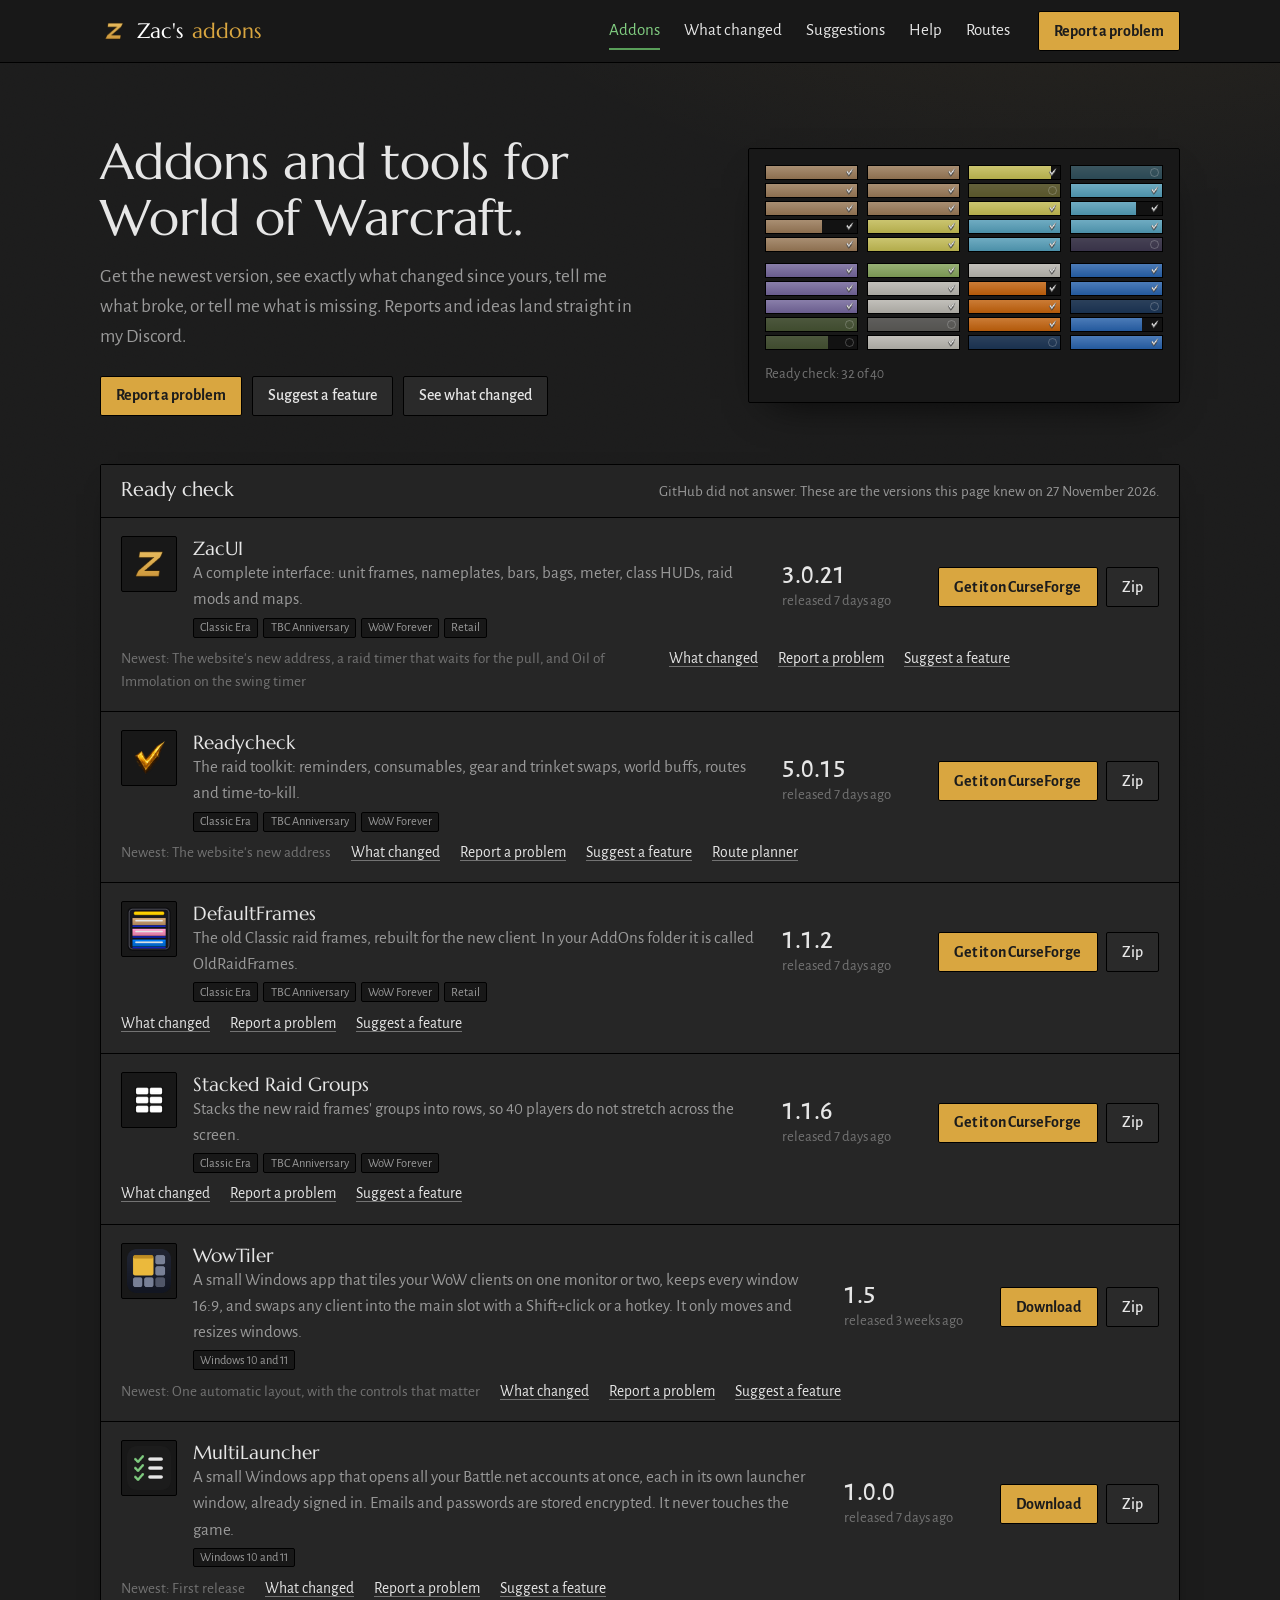
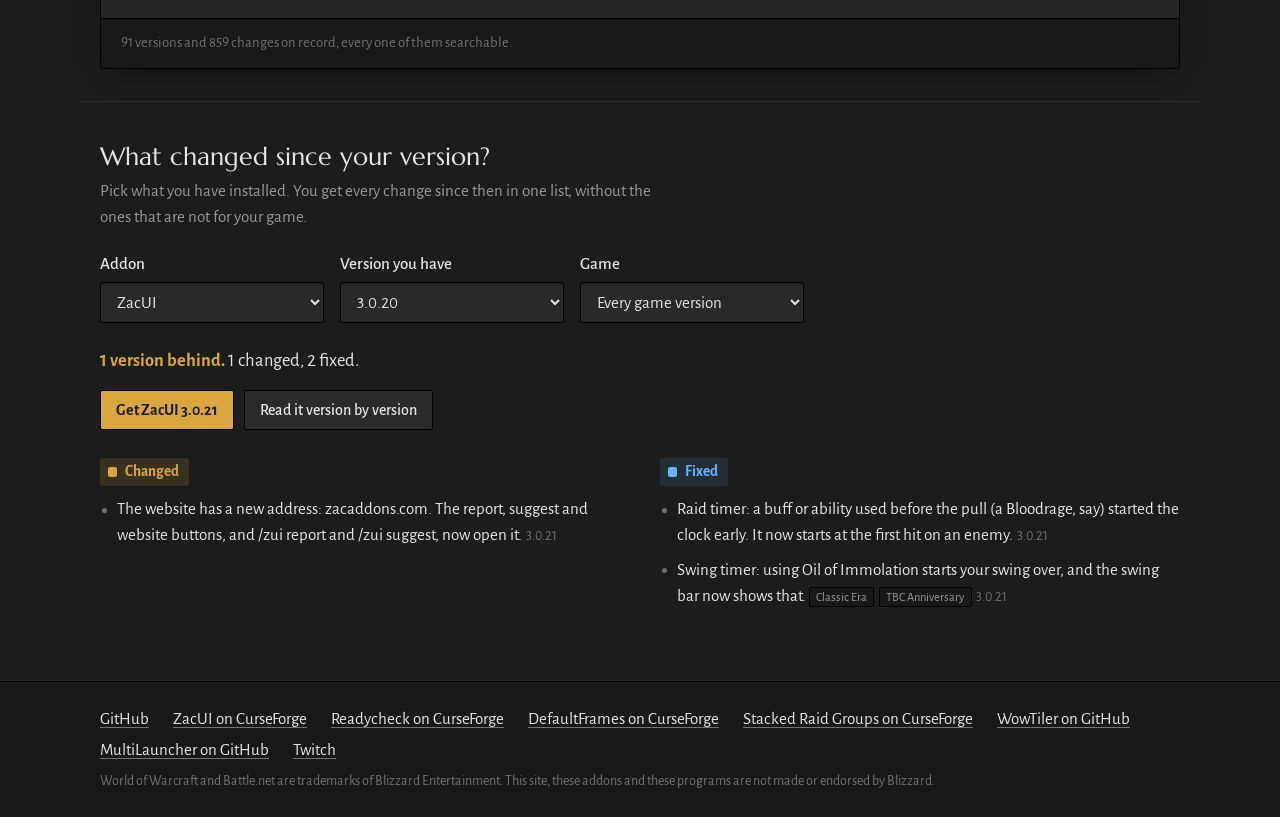
<file: index.html>
<!doctype html>
<html lang="en">
<head>
<meta charset="utf-8">
<meta name="viewport" content="width=device-width, initial-scale=1">
<title>Zac's addons for WoW</title>
<meta name="description" content="ZacUI, Readycheck, DefaultFrames, Stacked Raid Groups, WowTiler and MultiLauncher: newest versions, what changed, and a quick way to report a problem or suggest a feature.">
<link rel="canonical" href="https://zacaddons.com/">
<meta name="color-scheme" content="dark">
<meta name="theme-color" content="#1c1c1c">
<meta property="og:type" content="website">
<meta property="og:site_name" content="Zac's addons">
<meta property="og:title" content="Zac's addons for WoW">
<meta property="og:description" content="ZacUI, Readycheck, DefaultFrames, Stacked Raid Groups, WowTiler and MultiLauncher: newest versions, what changed, bug reports and feature suggestions.">
<meta property="og:image" content="https://zacaddons.com/assets/og.jpg">
<meta property="og:image:width" content="1200">
<meta property="og:image:height" content="630">
<meta name="twitter:card" content="summary_large_image">
<link rel="preload" href="assets/fonts/alegreya-sans-latin-400-normal.woff2" as="font" type="font/woff2" crossorigin>
<link rel="preload" href="assets/fonts/marcellus-latin-400-normal.woff2" as="font" type="font/woff2" crossorigin>
<link rel="stylesheet" href="assets/site.css?v=9">
<link rel="icon" type="image/png" href="assets/icons/favicon.png">
</head>
<body>
<a class="skip" href="#main">Skip to the page</a>

<header class="top">
  <div class="wrap top-in">
    <a class="brand" href="#/"><img class="mark" src="assets/icons/zacui.png" alt="" width="28" height="28">Zac's <b>addons</b></a>
    <nav class="nav" aria-label="Pages">
      <a href="#/" data-nav="home">Addons</a>
      <a href="#/changelog" data-nav="changelog">What changed</a>
      <a href="#/suggest" data-nav="suggest">Suggestions</a>
      <a href="#/help" data-nav="help">Help</a>
      <a href="https://zacaddons.com/readycheck-routes/" title="Readycheck Routes: turn a Warcraft Logs report into a raid route">Routes</a>
    </nav>
    <a class="btn btn-go top-report" href="#/report" data-nav="report">Report a problem</a>
  </div>
</header>

<main id="main" tabindex="-1">
  <div class="wrap"><div id="site-notice" class="note site-notice" role="status" hidden></div></div>

  <!-- ============================ ADDONS (home) ============================ -->
  <section class="view" id="view-home" hidden>
    <div class="wrap hero">
      <div class="hero-top">
        <div class="hero-say">
          <h1>Addons and tools for World of Warcraft.</h1>
          <p class="lede">Get the newest version, see exactly what changed since yours, tell me what broke, or tell me what is missing.<span id="lede-discord" hidden> Reports and ideas land straight in my Discord.</span></p>
          <div class="hero-act">
            <a class="btn btn-go" href="#/report">Report a problem</a>
            <a class="btn" href="#/suggest">Suggest a feature</a>
            <a class="btn" href="#/changelog">See what changed</a>
          </div>
        </div>
        <figure class="raid" id="raid" role="img" aria-label="A 40-player raid answering a ready check, one player at a time.">
          <div class="raid-grid" id="raid-grid" aria-hidden="true"></div>
          <figcaption><span id="raid-count">Ready check</span> <button type="button" class="link" id="raid-again" hidden>Run it again</button></figcaption>
        </figure>
      </div>

      <div class="roster" aria-labelledby="roster-h">
        <div class="roster-head">
          <h2 id="roster-h">Ready check</h2>
          <p class="roster-state" id="roster-state" aria-live="polite">Checking for new versions…</p>
        </div>
        <ol class="roster-list" id="roster-list"></ol>
        <p class="roster-foot" id="roster-foot"></p>
      </div>
    </div>

    <div class="wrap since" aria-labelledby="since-h">
      <h2 id="since-h">What changed since your version?</h2>
      <p class="sub">Pick what you have installed. You get every change since then in one list, without the ones that are not for your game.</p>
      <form class="since-form" id="since-form" onsubmit="return false">
        <label><span>Addon</span><select id="since-addon"></select></label>
        <label><span>Version you have</span><select id="since-version"></select></label>
        <label><span>Game</span><select id="since-game"></select></label>
      </form>
      <div id="since-out" class="since-out" aria-live="polite"></div>
    </div>

    <div class="wrap known" id="known-wrap" hidden>
      <h2>Known problems</h2>
      <p class="sub">Already reported and being looked at. No need to send these again.</p>
      <ul class="known-list" id="known-list"></ul>
    </div>
  </section>

  <!-- ============================ WHAT CHANGED ============================ -->
  <section class="view" id="view-changelog" hidden>
    <div class="wrap">
      <h1 class="page-h">What changed</h1>
      <div class="tabs" id="log-tabs" role="group" aria-label="Addon"></div>

      <div class="log-tools">
        <label class="search"><span class="vh">Search the changes</span>
          <input type="search" id="log-q" placeholder="Search the changes, like trinket or raid frames" autocomplete="off">
        </label>
        <label class="pick"><span>Game</span><select id="log-game"></select></label>
        <div class="chips" id="log-types" role="group" aria-label="Kinds of change"></div>
      </div>
      <p class="log-count" id="log-count" aria-live="polite"></p>
      <div class="log" id="log"></div>
    </div>
  </section>

  <!-- ============================ REPORT ============================ -->
  <section class="view" id="view-report" hidden>
    <div class="wrap report">
      <div class="report-main">
        <h1 class="page-h" id="report-h">Report a problem</h1>
        <p class="sub" id="report-intro">Two minutes, no account. The more exactly you say what happened, the faster it gets fixed.</p>

        <form id="report-form" novalidate>
          <fieldset class="step">
            <legend><span class="num">1</span> What is it about?</legend>
            <div class="seg" id="r-type" role="radiogroup" aria-label="Kind of report">
              <label><input type="radio" name="type" value="bug" checked><span>Something is broken</span></label>
              <label><input type="radio" name="type" value="idea"><span>An idea</span></label>
              <label><input type="radio" name="type" value="question"><span>A question</span></label>
            </div>
            <div class="addon-pick" id="r-addon" role="radiogroup" aria-label="Addon"></div>
            <div class="row2">
              <label><span>Version you have</span><select id="r-version" name="version"></select></label>
              <label><span>Game</span><select id="r-game" name="game"></select></label>
            </div>
            <p class="hint" id="r-version-hint"></p>
            <div class="note note-warn" id="r-old" hidden></div>
          </fieldset>

          <fieldset class="step">
            <legend><span class="num">2</span> <span id="r-what-legend">What happened?</span></legend>
            <label class="block"><span class="vh">What happened</span>
              <textarea id="r-what" name="what" rows="5" maxlength="3000" required placeholder="What you saw, in your own words. For example: the second trinket icon stays grey after I use the trinket."></textarea>
            </label>
            <p class="err" id="r-what-err" hidden>Say what happened in a sentence or two, so there is something to go on.</p>
            <div class="ideaonly">
              <label class="block"><span>What would you use it for? <em>optional</em></span>
                <textarea id="r-why" name="why" rows="3" maxlength="2000" placeholder="The moment in the game where you wanted it. That says more than the feature's name."></textarea>
              </label>
            </div>
            <div class="bugonly">
              <label class="block"><span>What did you do just before? <em>optional</em></span>
                <textarea id="r-steps" name="steps" rows="3" maxlength="2000" placeholder="Step by step if you can. 1. Join a raid. 2. Open the bags. 3. …"></textarea>
              </label>
              <label class="block"><span>What did you expect instead? <em>optional</em></span>
                <input type="text" id="r-expected" name="expected" maxlength="400">
              </label>
            </div>
            <div class="shot">
              <label class="btn btn-quiet" for="r-shot">Add a screenshot</label>
              <input class="vh" type="file" id="r-shot" accept="image/png,image/jpeg,image/webp">
              <span class="shot-name" id="r-shot-name">None added</span>
              <button type="button" class="link" id="r-shot-clear" hidden>Remove</button>
            </div>
          </fieldset>

          <fieldset class="step bugonly">
            <legend><span class="num">3</span> A few details <em>all optional</em></legend>
            <div class="row3">
              <label><span>How often?</span>
                <select id="r-freq" name="freq">
                  <option value="">Not sure</option>
                  <option>Every time</option>
                  <option>Sometimes</option>
                  <option>It happened once</option>
                </select>
              </label>
              <label class="gameonly"><span>Where were you?</span>
                <select id="r-where" name="where">
                  <option value="">Not sure</option>
                  <option>Alone</option>
                  <option>In a party</option>
                  <option>In a raid</option>
                  <option>In a battleground</option>
                </select>
              </label>
              <label class="gameonly"><span>Your class</span>
                <select id="r-class" name="klass">
                  <option value="">Not saying</option>
                  <option>Warrior</option><option>Paladin</option><option>Hunter</option><option>Rogue</option>
                  <option>Priest</option><option>Shaman</option><option>Mage</option><option>Warlock</option><option>Druid</option>
                  <option>Another class</option>
                </select>
              </label>
            </div>
            <label class="check gameonly"><input type="checkbox" id="r-combat" name="combat"><span>It happened during a fight</span></label>

            <label class="block"><span>Error text <em>if the game showed one</em></span>
              <textarea id="r-error" name="error" rows="4" maxlength="12000" class="mono" spellcheck="false" placeholder="Paste the whole error here. How to get it is on the Help page."></textarea>
            </label>
            <p class="hint" id="r-error-hint"></p>

            <label class="block gameonly"><span>Other addons that might matter</span>
              <input type="text" id="r-others" name="others" maxlength="300" placeholder="For example: ElvUI, WeakAuras, DBM">
            </label>

          </fieldset>

          <fieldset class="step">
            <legend><span class="num" id="r-last-num">4</span> Can I ask you a question about it?</legend>
            <label class="block"><span>Your Discord name <em>optional, only used to ask you about this report</em></span>
              <input type="text" id="r-contact" name="contact" maxlength="60" autocomplete="off" placeholder="yourname">
            </label>
            <!-- left empty by people; filled by scripts that fill every field -->
            <label class="trap" aria-hidden="true">Leave this empty <input type="text" id="r-site" name="website" tabindex="-1" autocomplete="off"></label>
          </fieldset>

          <div class="send">
            <button type="submit" class="btn btn-go btn-big" id="r-send">Send report</button>
            <button type="button" class="btn btn-quiet" id="r-copy">Copy the report text</button>
            <a class="btn btn-quiet" id="r-issue" target="_blank" rel="noopener">Open it on GitHub instead</a>
          </div>
          <p class="hint" id="r-send-hint"></p>
          <div class="note" id="r-result" role="status" aria-live="polite" hidden></div>
        </form>

        <div class="done" id="report-done" hidden tabindex="-1">
          <img class="done-tick" src="assets/icons/readycheck.png" alt="" width="48" height="48">
          <h2 id="done-h">Report sent</h2>
          <p id="done-p"></p>
          <p class="ref">Your reference: <strong id="done-ref"></strong></p>
          <div class="send">
            <button type="button" class="btn btn-quiet" id="done-again">Report something else</button>
            <a class="btn btn-quiet" href="#/changelog">See what changed lately</a>
          </div>
        </div>
      </div>

      <aside class="report-side" aria-label="While you write">
        <div class="side-card" id="side-fixed" hidden>
          <h2>This may already be fixed</h2>
          <p class="sub" id="side-fixed-sub"></p>
          <ul id="side-fixed-list"></ul>
        </div>
        <div class="side-card" id="side-known" hidden>
          <h2>Known problems</h2>
          <ul id="side-known-list"></ul>
        </div>
        <div class="side-card" id="side-ideas" hidden>
          <h2>Already on the list</h2>
          <p class="sub">Ideas that are being looked at.</p>
          <ul id="side-ideas-list"></ul>
        </div>
        <div class="side-card ideaside" hidden>
          <h2>What makes a suggestion land</h2>
          <ul class="tips">
            <li>Say what you are trying to do. There may already be a way, or a better one than the feature you pictured.</li>
            <li>One idea per message. Send as many messages as you like.</li>
            <li>A screenshot of another addon doing it is worth a paragraph.</li>
          </ul>
        </div>
        <div class="side-card bugside">
          <h2>What makes a report useful</h2>
          <ul class="tips">
            <li>What you did, what you saw, what you expected.</li>
            <li>The error text, if there was one. It names the exact line that failed.</li>
            <li>A screenshot when it is about how something looks.</li>
          </ul>
          <p><a href="#/help">How to copy an error from the game</a></p>
        </div>
      </aside>
    </div>
  </section>

  <!-- ============================ HELP ============================ -->
  <section class="view" id="view-help" hidden>
    <div class="wrap help">
      <h1 class="page-h">Help</h1>

      <div class="help-grid">
        <article>
          <h2>Before you report</h2>
          <ol class="steps">
            <li><strong>Update.</strong> A lot gets fixed between versions. The newest ones are on the <a href="#/">Addons</a> page.</li>
            <li><strong>Type /reload.</strong> If the problem is gone after that, say so in the report. It still helps.</li>
            <li><strong>Try it again on purpose.</strong> If you can make it happen twice, write down what you did.</li>
          </ol>
        </article>

        <article>
          <h2>Copying an error from the game</h2>
          <p>The game hides Lua errors unless you ask for them. Type this in chat once, then make the problem happen again:</p>
          <p class="cmd"><code>/console scriptErrors 1</code> <button type="button" class="link" data-copy="/console scriptErrors 1">Copy</button></p>
          <p>An error window comes up when something fails. Select all of its text, copy it, and paste it into the report. To switch the windows off again, type the same line with a 0.</p>
          <p>If you use BugSack and BugGrabber, open BugSack from its minimap button and copy the error from there instead.</p>
        </article>

        <article>
          <h2>Which version do I have?</h2>
          <dl class="defs" id="help-versions"></dl>
        </article>

        <article>
          <h2>Where each addon runs</h2>
          <div class="games-wrap"><table class="games" id="help-games"></table></div>
          <p>WowTiler and MultiLauncher are Windows programs, not addons: they work with every client, Retail included.</p>
        </article>
      </div>

      <h2 class="cmd-h">Commands worth knowing</h2>
      <div class="cmds" id="help-cmds"></div>

      <div class="reach">
        <h2>Talk to me</h2>
        <p id="reach-p"></p>
      </div>
    </div>
  </section>
</main>

<footer class="foot">
  <div class="wrap foot-in">
    <p id="foot-links"></p>
    <p class="fine">World of Warcraft and Battle.net are trademarks of Blizzard Entertainment. This site, these addons and these programs are not made or endorsed by Blizzard.</p>
  </div>
</footer>

<div class="toast" id="toast" role="status" aria-live="polite" hidden></div>

<script>document.write('<script src="config.js?t=' + Date.now() + '"><\/script>');</script>
<script src="data/addons.js?v=10"></script>
<script src="data/changelog.js?v=9"></script>
<script src="assets/site.js?v=10"></script>
</body>
</html>
</file>
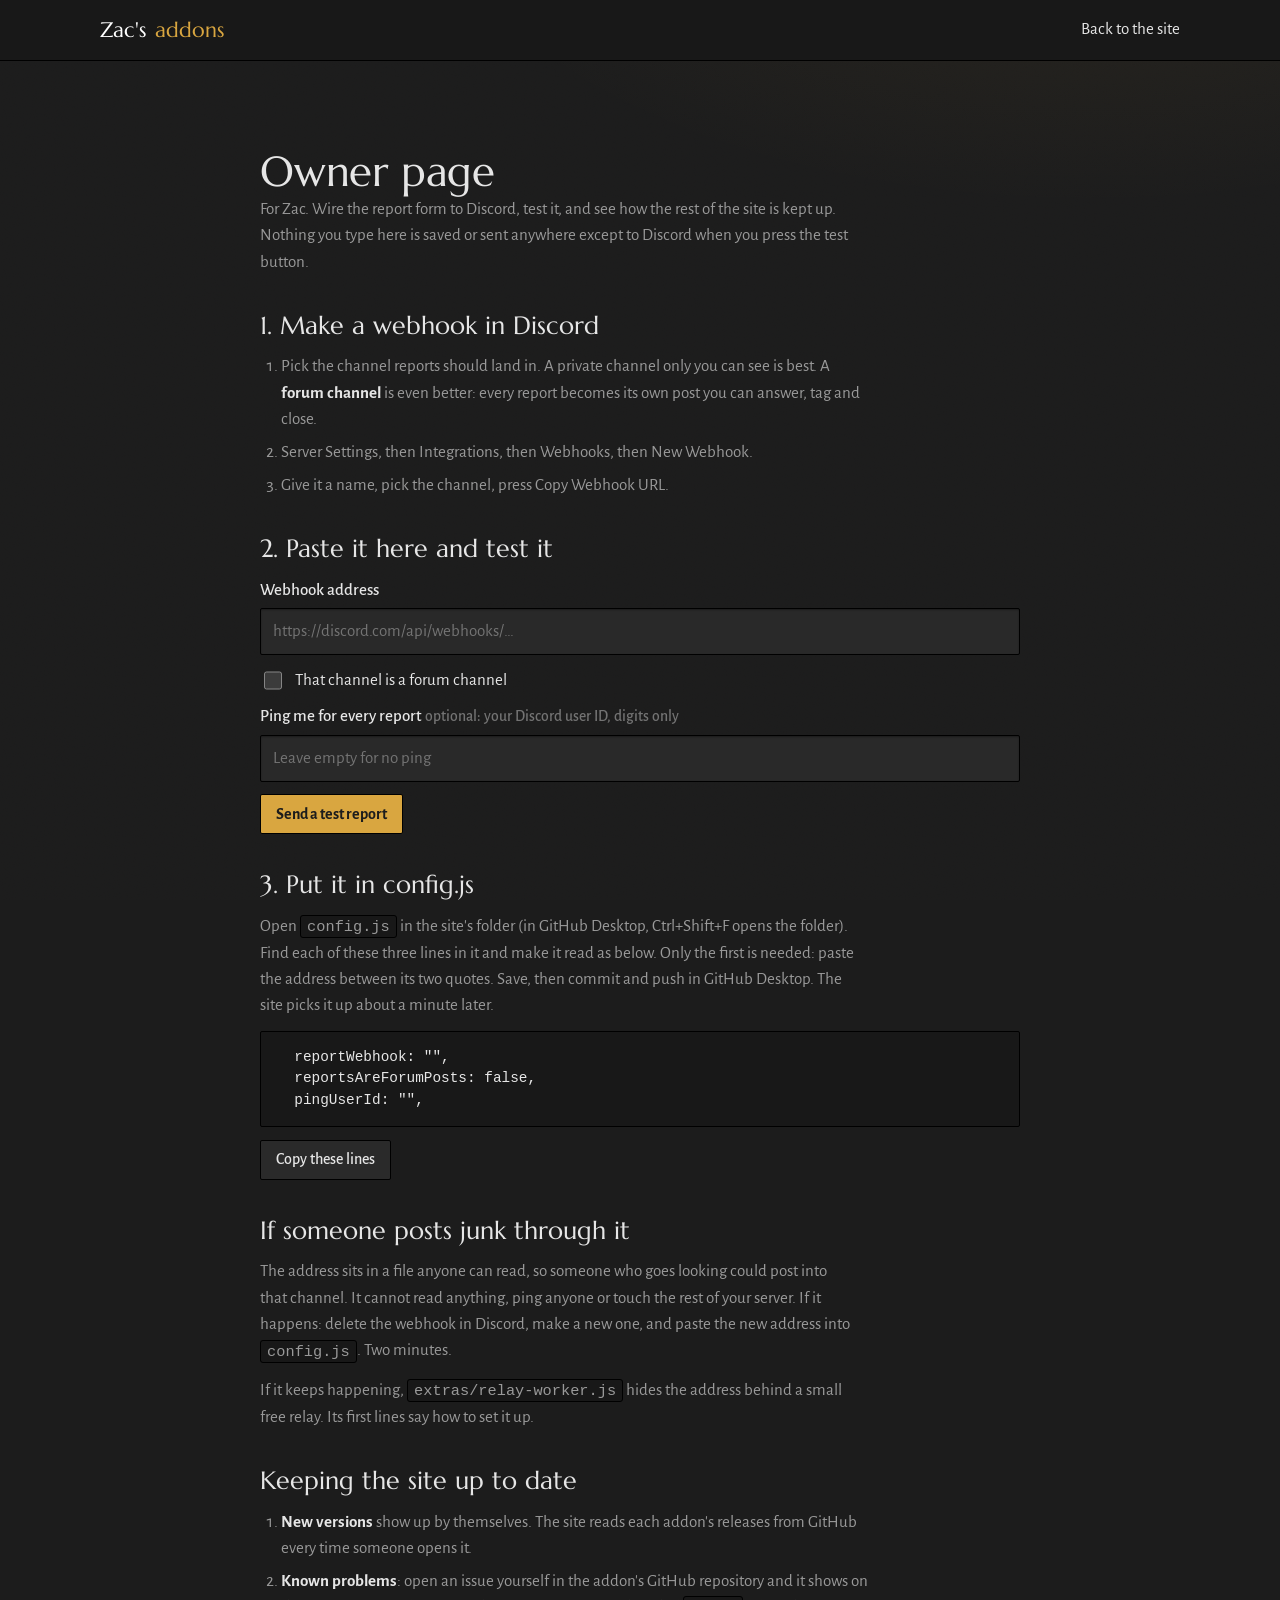
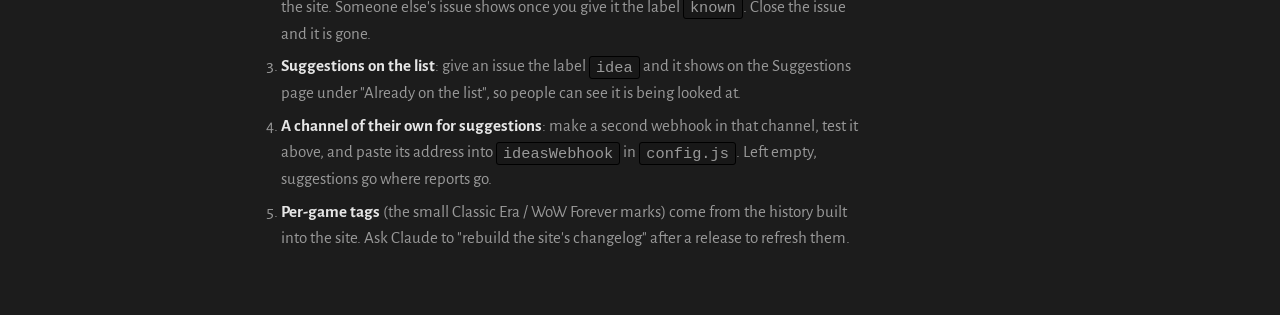
<file: owner.html>
<!doctype html>
<html lang="en">
<head>
<meta charset="utf-8">
<meta name="viewport" content="width=device-width, initial-scale=1">
<meta name="robots" content="noindex">
<meta name="color-scheme" content="dark">
<title>Owner page - Zac's addons</title>
<link rel="stylesheet" href="assets/site.css?v=9">
<style>
  .own { padding-block: 2.5rem 4rem; display: grid; gap: 2.25rem; max-width: 50rem; }
  .own section { display: grid; gap: 0.8rem; }
  .own p, .own li { color: var(--bone-dim); max-width: 66ch; }
  .own strong { color: var(--bone); }
  .own ol { margin: 0; padding-left: 1.3rem; display: grid; gap: 0.4rem; }
  .own pre { margin: 0; background: var(--sunk); border: 1px solid var(--line); border-radius: var(--r); padding: 0.9rem 1rem; overflow-x: auto; font: 0.9rem/1.5 var(--mono); color: var(--bone); }
  .own .row { display: flex; flex-wrap: wrap; gap: 0.6rem; align-items: center; }
  .own .opts { display: grid; gap: 0.6rem; }
</style>
</head>
<body>
<header class="top"><div class="wrap top-in">
  <a class="brand" href="./">Zac's <b>addons</b></a>
  <nav class="nav"><a href="./">Back to the site</a></nav>
</div></header>

<main class="wrap own">
  <div>
    <h1 class="page-h">Owner page</h1>
    <p class="sub">For Zac. Wire the report form to Discord, test it, and see how the rest of the site is kept up. Nothing you type here is saved or sent anywhere except to Discord when you press the test button.</p>
  </div>

  <section>
    <h2>1. Make a webhook in Discord</h2>
    <ol>
      <li>Pick the channel reports should land in. A private channel only you can see is best. A <strong>forum channel</strong> is even better: every report becomes its own post you can answer, tag and close.</li>
      <li>Server Settings, then Integrations, then Webhooks, then New Webhook.</li>
      <li>Give it a name, pick the channel, press Copy Webhook URL.</li>
    </ol>
  </section>

  <section>
    <h2>2. Paste it here and test it</h2>
    <label class="block"><span>Webhook address</span>
      <input type="text" id="hook" autocomplete="off" spellcheck="false" placeholder="https://discord.com/api/webhooks/…">
    </label>
    <div class="opts">
      <label class="check"><input type="checkbox" id="forum"><span>That channel is a forum channel</span></label>
      <label class="block"><span>Ping me for every report <em>optional: your Discord user ID, digits only</em></span>
        <input type="text" id="ping" inputmode="numeric" autocomplete="off" placeholder="Leave empty for no ping">
      </label>
    </div>
    <div class="row">
      <button type="button" class="btn btn-go" id="test">Send a test report</button>
      <span class="hint" id="state" role="status" aria-live="polite"></span>
    </div>
    <div class="note" id="out" hidden></div>
  </section>

  <section>
    <h2>3. Put it in config.js</h2>
    <p>Open <code>config.js</code> in the site's folder (in GitHub Desktop, Ctrl+Shift+F opens the folder). Find each of these three lines in it and make it read as below. Only the first is needed: paste the address between its two quotes. Save, then commit and push in GitHub Desktop. The site picks it up about a minute later.</p>
    <pre id="snippet"></pre>
    <div class="row"><button type="button" class="btn" id="copy">Copy these lines</button></div>
  </section>

  <section>
    <h2>If someone posts junk through it</h2>
    <p>The address sits in a file anyone can read, so someone who goes looking could post into that channel. It cannot read anything, ping anyone or touch the rest of your server. If it happens: delete the webhook in Discord, make a new one, and paste the new address into <code>config.js</code>. Two minutes.</p>
    <p>If it keeps happening, <code>extras/relay-worker.js</code> hides the address behind a small free relay. Its first lines say how to set it up.</p>
  </section>

  <section>
    <h2>Keeping the site up to date</h2>
    <ol>
      <li><strong>New versions</strong> show up by themselves. The site reads each addon's releases from GitHub every time someone opens it.</li>
      <li><strong>Known problems</strong>: open an issue yourself in the addon's GitHub repository and it shows on the site. Someone else's issue shows once you give it the label <code>known</code>. Close the issue and it is gone.</li>
      <li><strong>Suggestions on the list</strong>: give an issue the label <code>idea</code> and it shows on the Suggestions page under "Already on the list", so people can see it is being looked at.</li>
      <li><strong>A channel of their own for suggestions</strong>: make a second webhook in that channel, test it above, and paste its address into <code>ideasWebhook</code> in <code>config.js</code>. Left empty, suggestions go where reports go.</li>
      <li><strong>Per-game tags</strong> (the small Classic Era / WoW Forever marks) come from the history built into the site. Ask Claude to "rebuild the site's changelog" after a release to refresh them.</li>
    </ol>
  </section>
</main>

<script src="config.js"></script>
<script>
(function () {
  "use strict";
  function $(id) { return document.getElementById(id); }
  var RE = /^https:\/\/(?:(?:canary|ptb)\.)?discord(?:app)?\.com\/api\/webhooks\/\d+\/[\w-]+$/i;
  var cfg = window.SITE_CONFIG || {};
  $("forum").checked = !!cfg.reportsAreForumPosts;
  $("ping").value = cfg.pingUserId || "";

  function hook() { return $("hook").value.trim().replace(/\?.*$/, ""); }
  function ping() { var p = $("ping").value.trim(); return /^\d{5,25}$/.test(p) ? p : ""; }
  function snippet() {
    $("snippet").textContent =
      '  reportWebhook: "' + (RE.test(hook()) ? hook() : "") + '",\n' +
      "  reportsAreForumPosts: " + ($("forum").checked ? "true" : "false") + ",\n" +
      '  pingUserId: "' + ping() + '",';
  }
  function say(warn, text) { var o = $("out"); o.className = "note" + (warn ? " note-warn" : ""); o.textContent = text; o.hidden = false; }

  ["hook", "ping"].forEach(function (id) { $(id).addEventListener("input", snippet); });
  $("forum").addEventListener("change", snippet);
  snippet();

  $("copy").addEventListener("click", function () {
    var t = $("snippet").textContent;
    (navigator.clipboard ? navigator.clipboard.writeText(t) : Promise.reject()).then(
      function () { $("state").textContent = "Copied."; },
      function () { var r = document.createRange(); r.selectNodeContents($("snippet")); var s = getSelection(); s.removeAllRanges(); s.addRange(r); $("state").textContent = "Selected. Press Ctrl+C."; });
  });

  $("test").addEventListener("click", function () {
    var url = hook();
    if (!RE.test(url)) { say(true, "That does not look like a Discord webhook address. It starts with https://discord.com/api/webhooks/ followed by a number and a long code."); return; }
    var p = ping(), ref = "TEST-" + Math.random().toString(36).slice(2, 6).toUpperCase();
    var body = {
      username: "Addon reports", content: p ? "<@" + p + ">" : "",
      allowed_mentions: { parse: [], users: p ? [p] : [] },
      embeds: [{
        title: "ZacUI 3.0.19: Something is broken",
        description: "This is a test from the owner page. A real report puts what the player wrote here.",
        color: 0xFF9933,
        fields: [
          { name: "Game", value: "Classic Era", inline: true }, { name: "How often", value: "Every time", inline: true },
          { name: "Where", value: "In a raid, during a fight", inline: true },
          { name: "Did just before", value: "1. Joined a raid.\n2. Opened the bags." },
          { name: "Error text", value: "```\nThe error text the player pasted.\n```" },
          { name: "Discord", value: "theirname", inline: true }
        ],
        footer: { text: ref }, timestamp: new Date().toISOString()
      }]
    };
    if ($("forum").checked) body.thread_name = "[ZUI 3.0.19] Test report from the owner page";
    var fd = new FormData();
    fd.append("payload_json", JSON.stringify(body));
    $("state").textContent = "Sending…"; $("out").hidden = true;
    fetch(url + "?wait=true", { method: "POST", body: fd }).then(function (res) {
      $("state").textContent = "";
      if (res.ok) { say(false, "Sent. Look in the channel: there should be a test report. If it looks right, go on to step 3."); return; }
      return res.json().catch(function () { return {}; }).then(function (j) {
        if (j.code === 220001) say(true, "Discord says that channel is a forum channel. Tick the box above and test again.");
        else if (j.code === 220003) say(true, "Discord says that channel is not a forum channel. Untick the box above and test again.");
        else if (res.status === 404 || res.status === 401) say(true, "Discord does not know that webhook. It was deleted, or part of the address is missing. Copy it again from Discord.");
        else if (res.status === 429) say(true, "Discord is rate limiting. Wait a few seconds and try again.");
        else say(true, "Discord refused it (" + res.status + (j.message ? ": " + j.message : "") + ").");
      });
    }).catch(function () { $("state").textContent = ""; say(true, "Could not reach Discord from this browser. Check your connection, or an ad blocker that blocks discord.com."); });
  });
})();
</script>
</body>
</html>
</file>
<file: assets/site.css>
/* Zac's addons - the whole site's look.
   Colours and sizes are named once here; nothing below uses a raw colour.
   green = ready / selected, gold = under the pointer, blue = fixed, rust = needs attention. */

@font-face { font-family: "Marcellus"; src: url("fonts/marcellus-latin-400-normal.woff2") format("woff2"); font-weight: 400; font-style: normal; font-display: swap; }
@font-face { font-family: "Alegreya Sans"; src: url("fonts/alegreya-sans-latin-400-normal.woff2") format("woff2"); font-weight: 400; font-style: normal; font-display: swap; }
@font-face { font-family: "Alegreya Sans"; src: url("fonts/alegreya-sans-latin-400-italic.woff2") format("woff2"); font-weight: 400; font-style: italic; font-display: swap; }
@font-face { font-family: "Alegreya Sans"; src: url("fonts/alegreya-sans-latin-500-normal.woff2") format("woff2"); font-weight: 500; font-style: normal; font-display: swap; }
@font-face { font-family: "Alegreya Sans"; src: url("fonts/alegreya-sans-latin-700-normal.woff2") format("woff2"); font-weight: 700; font-style: normal; font-display: swap; }

:root {
  color-scheme: dark;
  /* THE ADDONS' OWN PALETTE (ZacUI Core_Colors.lua, the same family Readycheck paints from):
     flat dark greys, black one-pixel borders, gold as the one accent. No gold title bars:
     the addons dropped those (Zac, 2026-11-24). The names on the left are this
     file's; the note on the right is where each value comes from. */
  --ground: #1c1c1c;        /* ui.windowBg      0.110 */
  --raised: #262626;        /* ui.cardBg        0.150 */
  --field: #292929;         /* ui.elementBg     0.160 */
  --head: #242424;          /* ui.headerBg      0.140 */
  --sunk: #181818;          /* sidebar.bg       0.095 */
  --btn: #2a2a2a;           /* button.bg        0.165 */
  --btn-hover: #373737;     /* button.hover     0.215 */
  --line: #000000;          /* ui.border */
  --line-soft: rgba(255, 255, 255, 0.07);   /* a divider inside a panel */
  --bone: #e6e6e6;          /* text.normal      0.90 */
  --bone-dim: #999999;      /* text.gray        0.60 */
  --bone-faint: #737373;    /* text.disabled    0.45 */
  --ready: #80cc80;         /* text.green: ticks, "ready" */
  --sel-line: #599e59;      /* ui.borderSelected: the ring on what is selected */
  --ready-wash: #263626;    /* button.active: the fill of what is selected */
  --ready-ink: #1c1c1c;     /* text on a filled button */
  --gold: #d9a640;          /* ui.accent / ui.borderHover: hover, focus, the thin rules */
  --gold-wash: rgba(217, 166, 64, 0.16);
  --title: #ffd100;         /* text.gold: titles */
  --fixed: #66b3ff;         /* text.blue */
  --fixed-wash: rgba(102, 179, 255, 0.12);
  --rust: #ff9933;          /* text.orange: needs attention */
  --rust-wash: rgba(255, 153, 51, 0.10);
  --bad: #ff4d4d;           /* text.red */

  --head-font: "Marcellus", "Palatino Linotype", "Book Antiqua", Georgia, serif;
  --body: "Alegreya Sans", "Segoe UI", "Helvetica Neue", Arial, sans-serif;
  --mono: ui-monospace, "Cascadia Mono", Consolas, "Liberation Mono", monospace;

  --r: 2px;                 /* the addons' windows are square-cornered */
  --gap: 1.5rem;
}

*, *::before, *::after { box-sizing: border-box; }
html { -webkit-text-size-adjust: 100%; scroll-padding-top: 5rem; }
body {
  margin: 0; background: var(--ground); color: var(--bone);
  font: 400 1.0625rem/1.55 var(--body);
  font-variant-numeric: lining-nums;
  min-height: 100vh; display: flex; flex-direction: column;
}
main { flex: 1; outline: none; }
[hidden] { display: none !important; }

h1, h2, h3 { font-family: var(--head-font); font-weight: 400; margin: 0; text-wrap: balance; }
h1 { font-size: clamp(2rem, 4.4vw, 3.1rem); line-height: 1.12; letter-spacing: -0.005em; }
h2 { font-size: 1.55rem; line-height: 1.2; }
h3 { font-size: 1.2rem; line-height: 1.25; }
p { margin: 0; }
a { color: var(--bone); text-decoration-color: var(--bone-faint); text-underline-offset: 0.18em; }
a:hover { color: var(--gold); text-decoration-color: var(--gold); }
em { color: var(--bone-faint); font-style: normal; font-size: 0.92em; }
code, .mono { font-family: var(--mono); font-size: 0.9em; }
code { background: var(--sunk); border: 1px solid var(--line-soft); border-radius: 3px; padding: 0.1em 0.4em; }
mark { background: rgba(217, 166, 64, 0.30); color: inherit; border-radius: 2px; padding: 0 0.1em; }

:focus-visible { outline: 2px solid var(--gold); outline-offset: 2px; border-radius: 3px; }

.wrap { width: 100%; max-width: 70rem; margin: 0 auto; padding-left: max(1.25rem, env(safe-area-inset-left, 0px)); padding-right: max(1.25rem, env(safe-area-inset-right, 0px)); }
.vh { position: absolute; width: 1px; height: 1px; overflow: hidden; clip: rect(0 0 0 0); white-space: nowrap; }
.skip { position: absolute; left: -999px; top: 0; background: var(--ready); color: var(--ready-ink); padding: 0.5rem 1rem; z-index: 50; }
.skip:focus { left: 0; }
.sub { color: var(--bone-dim); max-width: 62ch; }
.hint { color: var(--bone-faint); font-size: 0.95rem; max-width: 66ch; }
.fine { color: var(--bone-faint); font-size: 0.88rem; }

/* ---------- buttons and links that act like buttons ---------- */
.btn {
  display: inline-flex; align-items: center; justify-content: center; gap: 0.45em;
  font: 500 1rem/1.2 var(--body); color: var(--bone); text-decoration: none; cursor: pointer;
  background: transparent; border: 1px solid var(--line); border-radius: var(--r);
  padding: 0.55em 0.95em; min-height: 2.5rem;
}
.btn:hover { color: var(--gold); border-color: var(--gold); }
.btn-go { background: var(--ready); border-color: var(--ready); color: var(--ready-ink); font-weight: 700; }
.btn-go:hover { background: var(--gold); border-color: var(--gold); color: var(--ready-ink); }
.btn-big { font-size: 1.1rem; padding: 0.7em 1.4em; }
.btn[disabled], .btn[aria-disabled="true"] { opacity: 0.55; cursor: default; pointer-events: none; }
.link { font: inherit; color: var(--bone); background: none; border: 0; padding: 0; cursor: pointer; text-decoration: underline; text-decoration-color: var(--bone-faint); text-underline-offset: 0.18em; }
.link:hover { color: var(--gold); text-decoration-color: var(--gold); }

/* ---------- top bar ---------- */
.top { position: sticky; top: 0; z-index: 20; background: var(--sunk); border-bottom: 1px solid var(--line); }
.top-in { display: flex; align-items: center; gap: 0.5rem 1.75rem; flex-wrap: wrap; padding-block: 0.7rem; }
.brand { font-family: var(--head-font); font-size: 1.3rem; text-decoration: none; margin-right: auto; }
.nav { display: flex; gap: 1.5rem; }
.nav a { text-decoration: none; color: var(--bone-dim); padding: 0.3rem 0; border-bottom: 2px solid transparent; }
.nav a:hover { color: var(--gold); }
.nav a[aria-current="page"] { color: var(--ready); border-bottom-color: var(--ready); }
.top-report[aria-current="page"] { background: transparent; color: var(--ready); }

/* ---------- home: the statement and the ready check ---------- */
.hero { padding-block: clamp(2.25rem, 6vw, 4.5rem) 2rem; }
.hero-say { max-width: 46rem; }
.lede { margin-top: 1rem; font-size: 1.2rem; color: var(--bone-dim); max-width: 54ch; }

.roster { margin-top: clamp(1.75rem, 4vw, 3rem); background: var(--raised); border: 1px solid var(--line); border-radius: var(--r); }
.roster-head { display: flex; align-items: baseline; justify-content: space-between; gap: 0.25rem 1.5rem; flex-wrap: wrap; padding: 0.85rem 1.25rem; border-bottom: 1px solid var(--line); }
.roster-head h2 { font-size: 1.25rem; }
.roster-state { color: var(--bone-faint); font-size: 0.95rem; }
.roster-list { list-style: none; margin: 0; padding: 0; }
.r-row { display: grid; grid-template-columns: minmax(0, 1fr) 8.5rem auto; gap: 0.5rem 1.25rem; align-items: center; padding: 1.1rem 1.25rem; }
.r-row + .r-row { border-top: 1px solid var(--line-soft); }
.r-tick { width: 2.25rem; height: 2.25rem; display: grid; place-items: center; color: var(--bone-faint); }
.r-tick svg { width: 1.3rem; height: 1.3rem; }
.r-tick path { fill: none; stroke: currentColor; stroke-width: 3.2; stroke-linecap: round; stroke-linejoin: round; stroke-dasharray: 30; stroke-dashoffset: 30; }
.r-row[data-state="ready"] .r-tick { color: var(--ready); }
.r-row[data-state="ready"] .r-tick path { stroke-dashoffset: 0; transition: stroke-dashoffset 0.32s ease-out; }
.r-row[data-state="away"] .r-tick { color: var(--rust); }
.r-row[data-state="away"] .r-tick path { stroke-dashoffset: 0; }
.r-who { min-width: 0; }
.r-who p { color: var(--bone-dim); }
.r-who .r-new { color: var(--bone-faint); font-size: 0.95rem; margin-top: 0.15rem; }
.r-ver { display: flex; flex-direction: column; }
.r-ver strong { font: 500 1.65rem/1.1 var(--body); font-variant-numeric: lining-nums tabular-nums; }  /* body face: its zero cannot be read as an O */
.r-ver span { color: var(--bone-faint); font-size: 0.92rem; }
.r-act { display: flex; flex-wrap: wrap; gap: 0.5rem; justify-content: flex-end; align-items: center; }
.r-more { grid-column: 1 / -1; display: flex; flex-wrap: wrap; gap: 0.25rem 1.25rem; font-size: 0.97rem; }

.games-in { display: inline-flex; flex-wrap: wrap; gap: 0.3rem; vertical-align: middle; }
.g { display: inline-block; font-size: 0.78rem; line-height: 1; padding: 0.22em 0.5em; border: 1px solid var(--line); border-radius: 999px; color: var(--bone-dim); white-space: nowrap; }

/* ---------- home: what changed since ---------- */
.since, .known { padding-block: 2.5rem; border-top: 1px solid var(--line-soft); }
.since .sub, .known .sub { margin-top: 0.4rem; }
.since-form { display: grid; grid-template-columns: repeat(3, minmax(0, 14rem)); gap: 1rem; margin-top: 1.25rem; }
label > span { display: block; font-weight: 500; margin-bottom: 0.3rem; }
select, input[type="text"], input[type="search"], textarea {
  width: 100%; font: inherit; color: var(--bone); background: var(--sunk);
  border: 1px solid var(--line); border-radius: var(--r); padding: 0.55em 0.7em; min-height: 2.6rem;
}
textarea { resize: vertical; line-height: 1.45; }
textarea.mono { font-size: 0.88rem; }
select:hover, input:hover, textarea:hover { border-color: var(--bone-faint); }
::placeholder { color: var(--bone-faint); opacity: 1; }
.since-out { margin-top: 1.5rem; }
.since-sum { font-size: 1.15rem; }
.since-sum strong { color: var(--ready); font-weight: 700; }
.since-get { display: flex; flex-wrap: wrap; gap: 0.6rem; margin-top: 0.9rem; }
.since-cols { display: grid; grid-template-columns: repeat(auto-fit, minmax(18rem, 1fr)); gap: 1.5rem 2.5rem; margin-top: 1.75rem; }

.sec h3 { font: 700 0.95rem/1.2 var(--body); display: flex; align-items: center; gap: 0.5em; margin-bottom: 0.55rem; }
.sec h3::before { content: ""; width: 0.6em; height: 0.6em; border-radius: 2px; background: currentColor; }
.sec-added h3 { color: var(--ready); }
.sec-fixed h3 { color: var(--fixed); }
.sec-changed h3 { color: var(--bone); }
.sec-removed h3 { color: var(--rust); }
.sec ul { list-style: none; margin: 0; padding: 0; display: grid; gap: 0.5rem; }
.sec li { position: relative; padding-left: 1.05rem; max-width: 76ch; }
.sec li::before { content: ""; position: absolute; left: 0.1rem; top: 0.68em; width: 0.32rem; height: 0.32rem; border-radius: 50%; background: var(--bone-faint); }
.sec li ul { margin-top: 0.4rem; }
.sec li li { color: var(--bone-dim); }
.sec .in-v { color: var(--bone-faint); font-size: 0.88rem; white-space: nowrap; margin-left: 0.3em; }
.more { margin-top: 0.7rem; }

.known-list, .side-card ul { list-style: none; margin: 1rem 0 0; padding: 0; display: grid; gap: 0.6rem; }
.known-list li { background: var(--raised); border: 1px solid var(--line-soft); border-left: 3px solid var(--rust); border-radius: var(--r); padding: 0.7rem 1rem; }
.known-list small, .side-card small { color: var(--bone-faint); display: block; }

/* ---------- what changed ---------- */
.page-h { font-size: clamp(1.9rem, 3.6vw, 2.6rem); padding-top: clamp(1.75rem, 4vw, 3rem); }
.tabs { display: flex; flex-wrap: wrap; gap: 0.25rem 1.75rem; margin-top: 1.25rem; border-bottom: 1px solid var(--line); }
.tabs button { font: 400 1.2rem/1.2 var(--head-font); color: var(--bone-dim); background: none; border: 0; border-bottom: 2px solid transparent; padding: 0.55rem 0; margin-bottom: -1px; cursor: pointer; }
.tabs button:hover { color: var(--gold); }
.tabs button[aria-pressed="true"] { color: var(--ready); border-bottom-color: var(--ready); }
.tabs small { font: 400 0.85rem var(--body); color: var(--bone-faint); margin-left: 0.4em; font-variant-numeric: tabular-nums; }

.log-tools { display: grid; grid-template-columns: minmax(0, 1fr) 12rem auto; gap: 1rem; align-items: end; margin-top: 1.25rem; }
.log-tools .pick span { margin-bottom: 0.3rem; }
.chips { display: flex; flex-wrap: wrap; gap: 0.4rem; }
.chips button { font: 500 0.95rem/1 var(--body); color: var(--bone-dim); background: transparent; border: 1px solid var(--line); border-radius: 999px; padding: 0.55em 0.95em; min-height: 2.6rem; cursor: pointer; }
.chips button:hover { color: var(--gold); border-color: var(--gold); }
.chips button[aria-pressed="true"] { color: var(--ready); border-color: var(--ready); background: var(--ready-wash); }
.log-count { color: var(--bone-faint); margin-top: 0.9rem; font-size: 0.95rem; }
.log { padding-bottom: 3rem; }

.ver { display: grid; grid-template-columns: 7.5rem minmax(0, 1fr); gap: 0.25rem 1.5rem; padding-block: 1.75rem; border-top: 1px solid var(--line-soft); }
.ver:first-child { border-top: 0; }
.ver-n { font: 500 1.9rem/1.1 var(--body); font-variant-numeric: lining-nums tabular-nums; }
.ver-n a { text-decoration: none; }
.ver-d { color: var(--bone-faint); font-size: 0.92rem; margin-top: 0.2rem; }
.ver-body { min-width: 0; display: grid; gap: 1.1rem; }
.ver-top { display: flex; flex-wrap: wrap; align-items: baseline; justify-content: space-between; gap: 0.25rem 1.5rem; }
.ver-top h2 { font-size: 1.35rem; }
.ver-top .link { font-size: 0.95rem; color: var(--bone-dim); }
.ver.is-target .ver-n { color: var(--ready); }
.tag { display: inline-block; font: 700 0.78rem/1 var(--body); padding: 0.28em 0.55em; border-radius: 3px; vertical-align: 0.1em; margin-left: 0.4em; }
.tag-new { background: var(--ready-wash); color: var(--ready); }
.empty { padding: 2.5rem 0; color: var(--bone-dim); }

/* ---------- report ---------- */
.report { display: grid; grid-template-columns: minmax(0, 1fr) 19rem; gap: 2.5rem; align-items: start; padding-bottom: 3.5rem; }
.report-main { min-width: 0; }
.report-main > .sub { margin-top: 0.5rem; }
.report-side { position: sticky; top: 5rem; display: grid; gap: 1rem; margin-top: clamp(1.75rem, 4vw, 3rem); }
.side-card { background: var(--raised); border: 1px solid var(--line-soft); border-radius: var(--r); padding: 1rem 1.1rem; font-size: 0.97rem; }
.side-card h2 { font-size: 1.15rem; margin-bottom: 0.4rem; }
.side-card .sub { font-size: 0.95rem; }
.side-card ul { margin-top: 0.7rem; }
.side-card p + p, .side-card ul + p { margin-top: 0.7rem; }
#side-fixed { border-left: 3px solid var(--fixed); }
#side-known { border-left: 3px solid var(--rust); }
.tips li { padding-left: 1rem; position: relative; }
.tips li::before { content: ""; position: absolute; left: 0; top: 0.68em; width: 0.32rem; height: 0.32rem; border-radius: 50%; background: var(--ready); }

fieldset { border: 0; margin: 0; padding: 0; min-width: 0; }
.step { margin-top: 2rem; display: grid; gap: 1rem; }
.step > legend { font: 400 1.3rem/1.2 var(--head-font); padding: 0; margin-bottom: 0.9rem; display: flex; align-items: center; gap: 0.6rem; flex-wrap: wrap; }
.num { display: inline-grid; place-items: center; width: 1.8rem; height: 1.8rem; border-radius: 50%; border: 1px solid var(--line); font: 700 0.95rem/1 var(--body); color: var(--bone-dim); flex: none; }
.seg, .addon-pick { display: flex; flex-wrap: wrap; gap: 0.5rem; }
.seg label, .addon-pick label { position: relative; cursor: pointer; }
.seg input, .addon-pick input { position: absolute; opacity: 0; inset: 0; cursor: pointer; }
.seg span, .addon-pick span { display: block; margin: 0; padding: 0.55em 1em; border: 1px solid var(--line); border-radius: var(--r); color: var(--bone-dim); font-weight: 500; }
.seg label:hover span, .addon-pick label:hover span { color: var(--gold); border-color: var(--gold); }
.seg input:checked + span, .addon-pick input:checked + span { color: var(--ready); border-color: var(--ready); background: var(--ready-wash); }
.seg input:focus-visible + span, .addon-pick input:focus-visible + span { outline: 2px solid var(--gold); outline-offset: 2px; }
.row2 { display: grid; grid-template-columns: repeat(2, minmax(0, 15rem)); gap: 1rem; }
.row3 { display: grid; grid-template-columns: repeat(3, minmax(0, 1fr)); gap: 1rem; }
.block { display: block; }
.bugonly { display: grid; gap: 1rem; }
.check { display: flex; align-items: center; gap: 0.6rem; cursor: pointer; }
.check input { width: 1.15rem; height: 1.15rem; accent-color: var(--ready); }
.check span { margin: 0; font-weight: 400; }
.err { color: var(--rust); font-size: 0.97rem; }
.note { border: 1px solid var(--line); border-left: 3px solid var(--fixed); border-radius: var(--r); background: var(--raised); padding: 0.8rem 1rem; }
.note-warn { border-left-color: var(--rust); background: var(--rust-wash); }
.note p + p { margin-top: 0.4rem; }
.shot { display: flex; flex-wrap: wrap; align-items: center; gap: 0.5rem 1rem; }
.shot-name { color: var(--bone-faint); min-width: 0; overflow-wrap: anywhere; }
.trap { position: absolute; left: -9999px; width: 1px; height: 1px; overflow: hidden; }
.send { display: flex; flex-wrap: wrap; gap: 0.6rem; align-items: center; margin-top: 2rem; }
.send + .hint { margin-top: 0.7rem; }
#r-result { margin-top: 1rem; }

.done { margin-top: 2rem; background: var(--raised); border: 1px solid var(--ready); border-radius: var(--r); padding: 1.75rem; outline: none; }
.done-tick { width: 3rem; height: 3rem; color: var(--ready); }
.done h2 { margin-top: 0.5rem; }
.done p { margin-top: 0.5rem; color: var(--bone-dim); max-width: 60ch; }
.done .ref strong { font-family: var(--mono); color: var(--bone); letter-spacing: 0.04em; user-select: all; }

/* ---------- help ---------- */
.help { padding-bottom: 3.5rem; }
.help-grid { display: grid; grid-template-columns: repeat(2, minmax(0, 1fr)); gap: 2.25rem 3rem; margin-top: 1.75rem; }
.help article { min-width: 0; display: grid; gap: 0.75rem; align-content: start; }
.help article p, .help article li { max-width: 62ch; color: var(--bone-dim); }
.help article strong { color: var(--bone); }
.steps { margin: 0; padding-left: 1.3rem; display: grid; gap: 0.5rem; }
.cmd code { font-size: 1rem; padding: 0.3em 0.6em; user-select: all; }
.defs { margin: 0; display: grid; gap: 0.7rem; }
.defs dt { font-weight: 700; }
.defs dd { margin: 0; color: var(--bone-dim); }
.games-wrap { overflow-x: auto; }
table.games { border-collapse: collapse; width: 100%; font-size: 0.97rem; }
.games th, .games td { text-align: left; padding: 0.5rem 0.75rem 0.5rem 0; border-bottom: 1px solid var(--line-soft); font-weight: 400; }
.games thead th { color: var(--bone-faint); font-size: 0.9rem; }
.games td.yes { color: var(--ready); font-weight: 700; }
.games td.no { color: var(--bone-faint); }
.cmd-h { margin-top: 3rem; }
.cmds { display: grid; grid-template-columns: repeat(2, minmax(0, 1fr)); gap: 1.5rem 3rem; margin-top: 1.25rem; }
.cmds h3 { margin-bottom: 0.6rem; }
.cmds dl { margin: 0; display: grid; grid-template-columns: max-content minmax(0, 1fr); gap: 0.45rem 1rem; }
.cmds dt code { white-space: nowrap; }
.cmds dd { margin: 0; color: var(--bone-dim); }
.reach { margin-top: 3rem; padding-top: 2rem; border-top: 1px solid var(--line-soft); }
.reach p { margin-top: 0.5rem; color: var(--bone-dim); max-width: 62ch; }

/* ---------- footer, toast ---------- */
.foot { background: var(--sunk); border-top: 1px solid var(--line-soft); margin-top: 2rem; }
.foot-in { padding-block: 1.5rem; display: grid; gap: 0.5rem; }
#foot-links { display: flex; flex-wrap: wrap; gap: 0.25rem 1.5rem; }
.toast { position: fixed; left: 50%; bottom: max(1.5rem, env(safe-area-inset-bottom, 0px)); transform: translateX(-50%); background: var(--bone); color: var(--sunk); font-weight: 700; padding: 0.6rem 1.1rem; border-radius: var(--r); z-index: 40; max-width: calc(100vw - 2rem); }

/* ---------- narrower screens ---------- */
@media (max-width: 60rem) {
  .report { grid-template-columns: minmax(0, 1fr); gap: 1.5rem; }
  .report-side { position: static; margin-top: 0; order: 2; }
  .log-tools { grid-template-columns: minmax(0, 1fr) 11rem; }
  .log-tools .chips { grid-column: 1 / -1; }
  .r-row { grid-template-columns: minmax(0, 1fr) auto; }
  .r-act { grid-column: 1 / -1; justify-content: flex-start; }
}
@media (max-width: 40rem) {
  body { font-size: 1rem; }
  .top-in { gap: 0.4rem 1rem; }
  .nav { order: 3; width: 100%; gap: 0.3rem 0.9rem; flex-wrap: wrap; font-size: 0.94rem; }
  .nav a { white-space: nowrap; }
  .since-form, .row2, .row3, .help-grid, .cmds { grid-template-columns: minmax(0, 1fr); }
  .log-tools { grid-template-columns: minmax(0, 1fr); }
  .ver { grid-template-columns: minmax(0, 1fr); }
  .ver-side { display: flex; align-items: baseline; gap: 0.75rem; }
  .cmds dl { grid-template-columns: minmax(0, 1fr); gap: 0.15rem; }
  .cmds dd { margin-bottom: 0.5rem; }
  .send .btn { flex: 1 1 100%; }
  .r-row { padding: 1rem; gap: 0.5rem 0.9rem; grid-template-columns: minmax(0, 1fr); align-items: start; }
  .r-ver, .r-act, .r-more { grid-column: 1; }
  .r-ver { flex-direction: row; align-items: baseline; gap: 0.6rem; }
  .roster-head { padding: 0.8rem 1rem; }
}

@media (prefers-reduced-motion: reduce) {
  *, *::before, *::after { transition: none !important; animation: none !important; scroll-behavior: auto !important; }
}

/* =====================================================================
   The dressing: ground, panels, the raid picture, the addon drawings.
   Same colours as above; nothing here changes what a control means.
   ===================================================================== */
::selection { background: rgba(217, 166, 64, 0.35); }
html { scrollbar-color: var(--line) var(--sunk); }

/* a lit corner and a little grain, so the slate is not a flat fill */
body {
  background:
    radial-gradient(60rem 30rem at 85% -8rem, rgba(217, 166, 64, 0.07), transparent 70%),
    var(--ground);
  background-attachment: scroll;
}
body::after {
  content: ""; position: fixed; inset: 0; pointer-events: none; z-index: 1; opacity: 0.04; mix-blend-mode: overlay;
  background-image: url("data:image/svg+xml,%3Csvg xmlns='http://www.w3.org/2000/svg' width='160' height='160'%3E%3Cfilter id='n'%3E%3CfeTurbulence type='fractalNoise' baseFrequency='0.9' numOctaves='2' stitchTiles='stitch'/%3E%3C/filter%3E%3Crect width='160' height='160' filter='url(%23n)'/%3E%3C/svg%3E");
}
.top { z-index: 20; }
main, .foot { position: relative; z-index: 2; }

/* the mark beside the name */
.brand { display: inline-flex; align-items: center; gap: 0.55rem; }
.mark { width: 1.5rem; height: 1.5rem; flex: none; }
.mark-d { fill: var(--gold-wash); stroke: var(--gold); stroke-width: 1.6; stroke-linejoin: round; }
.mark-c { fill: none; stroke: var(--ready); stroke-width: 2.6; stroke-linecap: round; stroke-linejoin: round; }
.brand:hover .mark-d { stroke: var(--title); }

/* buttons get a little weight */
.btn { background: var(--btn); box-shadow: none; transition: border-color 0.12s, color 0.12s, background-color 0.12s; }
.btn-go { background: var(--gold); box-shadow: none; }
.btn-go:hover { background: #ecc063; }
.top-report[aria-current="page"] { background: transparent; box-shadow: none; }

/* panels: one recipe for everything that sits on the ground */
.roster, .side-card, .done, .since-card, .help article, .cmds > div, .known-list li {
  background: var(--raised);
  box-shadow: 0 12px 28px -18px rgba(0, 0, 0, 0.8);
}
/* ---------- the top of the home page ---------- */
.hero-top { display: grid; grid-template-columns: minmax(0, 1fr) minmax(0, 27rem); gap: 2rem 3.5rem; align-items: center; }
.hero-act { display: flex; flex-wrap: wrap; gap: 0.6rem; margin-top: 1.5rem; }

.raid { margin: 0; padding: 1rem; border: 1px solid var(--line); border-radius: var(--r); background: var(--sunk); box-shadow: 0 18px 40px -22px rgba(0, 0, 0, 0.85); }
.raid-grid { display: grid; grid-template-columns: repeat(4, minmax(0, 1fr)); gap: 0.7rem 0.55rem; }
.grp { display: grid; gap: 3px; }
.cell { position: relative; display: block; height: 15px; background: #121212; border: 1px solid #000; border-radius: 0; overflow: hidden; }
.cell::before { content: ""; position: absolute; inset: 0 auto 0 0; width: calc(var(--hp) * 100%); background: linear-gradient(rgba(255, 255, 255, 0.22), rgba(0, 0, 0, 0.12)), var(--c); opacity: 0.34; transition: opacity 0.35s; }
.cell::after { content: ""; position: absolute; right: 3px; top: 50%; width: 9px; height: 9px; margin-top: -4.5px; border-radius: 50%; border: 1.5px solid rgba(230, 230, 230, 0.25); }
.cell[data-s="ready"]::before { opacity: 0.78; }
.cell[data-s="ready"]::after {
  border: 0; border-radius: 0; background: #ffffff;
  -webkit-mask: url("data:image/svg+xml,%3Csvg xmlns='http://www.w3.org/2000/svg' viewBox='0 0 12 12'%3E%3Cpath d='M2 6.5l2.7 2.7L10 3.4' fill='none' stroke='%23000' stroke-width='2.4' stroke-linecap='round' stroke-linejoin='round'/%3E%3C/svg%3E") center / contain no-repeat;
  mask: url("data:image/svg+xml,%3Csvg xmlns='http://www.w3.org/2000/svg' viewBox='0 0 12 12'%3E%3Cpath d='M2 6.5l2.7 2.7L10 3.4' fill='none' stroke='%23000' stroke-width='2.4' stroke-linecap='round' stroke-linejoin='round'/%3E%3C/svg%3E") center / contain no-repeat;
  animation: pop 0.28s ease-out;
}
@keyframes pop { from { transform: scale(2.2); opacity: 0; } to { transform: none; opacity: 1; } }
.raid figcaption { display: flex; justify-content: space-between; gap: 1rem; margin-top: 0.8rem; color: var(--bone-faint); font-size: 0.92rem; font-variant-numeric: tabular-nums; }
.raid figcaption .link { color: var(--bone-dim); }

/* ---------- the roster, dressed ---------- */

.r-row { transition: background-color 0.15s; }
.r-row:hover { background: rgba(255, 255, 255, 0.022); }
.r-who { display: grid; grid-template-columns: auto minmax(0, 1fr); column-gap: 1rem; align-items: start; }
.r-who > * { grid-column: 2; }
.r-who > .glyph { grid-column: 1; grid-row: 1 / span 3; }
.glyph { display: block; width: 4.6rem; padding: 0.35rem; border: 1px solid var(--line-soft); border-radius: 4px; background: var(--sunk); color: var(--bone-faint); }
.glyph svg { display: block; width: 100%; height: auto; fill: none; stroke: currentColor; stroke-width: 1.4; stroke-linecap: round; stroke-linejoin: round; }
.glyph .hl { stroke: var(--ready); }
.glyph .hlf { fill: var(--ready); stroke: none; }
.r-row:hover .glyph { border-color: var(--line); color: var(--bone-dim); }
.roster-foot { padding: 0.8rem 1.25rem; border-top: 1px solid var(--line); color: var(--bone-faint); font-size: 0.92rem; }

/* ---------- since ---------- */
.since-form select { box-shadow: inset 0 1px 2px rgba(0, 0, 0, 0.35); }
select, input[type="text"], input[type="search"], textarea { box-shadow: inset 0 1px 2px rgba(0, 0, 0, 0.35); transition: border-color 0.12s; }
select:focus, input:focus, textarea:focus { border-color: var(--gold); outline: none; box-shadow: inset 0 1px 2px rgba(0, 0, 0, 0.35), 0 0 0 3px var(--gold-wash); }

/* the kind of change, as a small plate */
.sec h3 { display: inline-flex; padding: 0.3em 0.65em 0.3em 0.55em; border-radius: 3px; background: rgba(255, 255, 255, 0.04); }
.sec-added h3 { background: var(--ready-wash); }
.sec-fixed h3 { background: var(--fixed-wash); }
.sec-removed h3 { background: var(--rust-wash); }
.sec ul { margin-top: 0.1rem; }

/* ---------- what changed: a line of versions down the page ---------- */
.ver-body { position: relative; }
@media (min-width: 40.01rem) {
  .ver { border-top: 0; padding-block: 0; }
  .ver-side { padding-block: 1.6rem; text-align: right; }
  .ver-body { border-left: 1px solid var(--line); padding: 1.6rem 0 1.6rem 1.75rem; }
  .ver-body::before { content: ""; position: absolute; left: -5px; top: 2.15rem; width: 9px; height: 9px; border-radius: 50%; background: var(--ground); border: 2px solid var(--bone-faint); }
  .ver:first-child .ver-body::before { border-color: var(--gold); background: var(--gold); box-shadow: 0 0 0 4px var(--gold-wash); }
  .ver.is-target .ver-body::before { border-color: var(--ready); }
  .ver:hover .ver-body::before { border-color: var(--gold); }
}
.tabs button { transition: color 0.12s; }
.log-tools { padding: 1rem; margin-top: 1.25rem; border: 1px solid var(--line-soft); border-radius: var(--r); background: var(--raised); border-color: var(--line); }

/* ---------- report ---------- */
.ideaonly { display: grid; gap: 1rem; }
.num { background: var(--sunk); box-shadow: inset 0 1px 2px rgba(0, 0, 0, 0.4); }
.step > legend .num { color: var(--gold); border-color: var(--gold); }
.seg span, .addon-pick span { background: var(--btn); transition: border-color 0.12s, color 0.12s; }
.done-tick { filter: none; }

/* ---------- help ---------- */
.help article, .cmds > div { border: 1px solid var(--line-soft); border-radius: var(--r); padding: 1.25rem 1.4rem; }
.help-grid, .cmds { gap: 1.25rem; }
.cmds dt code { color: var(--gold); border-color: var(--line); }
.cmd code { color: var(--gold); border-color: var(--line); }
.games td.yes::before { content: ""; display: inline-block; width: 0.5em; height: 0.5em; border-radius: 50%; background: var(--ready); margin-right: 0.45em; vertical-align: 0.08em; }

/* ---------- footer ---------- */
.foot { background: var(--sunk); border-top: 1px solid var(--line); }

@media (max-width: 60rem) {
  .hero-top { grid-template-columns: minmax(0, 1fr); }
  .raid { max-width: 30rem; }
}
@media (max-width: 40rem) {
  .r-who { column-gap: 0.75rem; }
  .glyph { width: 3.4rem; padding: 0.25rem; }
  .r-who > .glyph { grid-row: 1 / span 2; }
  .hero-act .btn { flex: 1 1 auto; }
  .raid { padding: 0.75rem; }
  .cell { height: 13px; }
  .log-tools { padding: 0.8rem; }
  .roster-foot { padding: 0.8rem 1rem; }
}


/* =====================================================================
   THE ADDONS' LOOK, where a token alone does not say it:
   flat buttons that take a gold edge under the mouse, a green ring on
   what is selected, square corners.
   ===================================================================== */
/* titles are white; the accent is on the second word of the name only, as on the addons' own window */
.brand, .brand:hover { color: #ffffff; }
.brand b { font-weight: 400; color: var(--gold); }
.nav a { color: var(--bone); }
.nav a:hover { color: var(--gold); }
.nav a[aria-current="page"] { color: var(--ready); border-bottom-color: var(--sel-line); }

/* a panel's title bar */
.roster-head { background: var(--head); border-bottom: 1px solid var(--line); }
.roster-state { color: var(--bone-dim); }
.r-row + .r-row { border-top-color: var(--line); }
.roster-foot { border-top-color: var(--line); background: var(--sunk); }

/* buttons */
.btn { color: var(--bone); border-color: var(--line); }
.btn:hover { color: var(--bone); background: var(--btn-hover); border-color: var(--gold); }
.btn-go, .btn-go:hover { color: var(--ready-ink); border-color: var(--line); }
.top-report[aria-current="page"] { background: var(--ready-wash); color: var(--bone); border-color: var(--sel-line); }
.link:hover, a:hover { color: var(--gold); }

/* fields */
select, input[type="text"], input[type="search"], textarea { background: var(--field); border-color: var(--line); }
select:hover, input:hover, textarea:hover { border-color: var(--bone-faint); }
code { background: var(--sunk); border-color: var(--line); }

/* what is selected: the green ring and fill */
.tabs { border-bottom-color: var(--line); }
.tabs button[aria-pressed="true"] { color: var(--ready); border-bottom-color: var(--sel-line); }
.chips button, .g { border-radius: var(--r); }
.chips button { background: var(--btn); border-color: var(--line); color: var(--bone); }
.chips button:hover { background: var(--btn-hover); color: var(--bone); border-color: var(--gold); }
.chips button[aria-pressed="true"] { color: var(--bone); border-color: var(--sel-line); background: var(--ready-wash); }
.seg span, .addon-pick span { border-color: var(--line); color: var(--bone); }
.seg label:hover span, .addon-pick label:hover span { color: var(--bone); background: var(--btn-hover); border-color: var(--gold); }
.seg input:checked + span, .addon-pick input:checked + span { color: var(--bone); border-color: var(--sel-line); background: var(--ready-wash); }
.g { border-color: var(--line); background: var(--sunk); color: var(--bone-dim); }

/* ready, away */
.r-row[data-state="ready"] .r-tick { color: var(--ready); }
.r-row[data-state="away"] .r-tick { color: var(--bad); }
.glyph { border-color: var(--line); }
.glyph .hl { stroke: var(--gold); }
.glyph .hlf { fill: var(--gold); }
.r-row:hover .glyph { border-color: var(--gold); }
.since-sum strong { color: var(--gold); }
.tag-new { background: var(--gold-wash); color: var(--gold); }
.sec-added h3 { color: var(--ready); background: var(--ready-wash); }
.sec-changed h3 { color: var(--gold); background: var(--gold-wash); }
.sec li::before { background: var(--bone-faint); }
.tips li::before { background: var(--gold); }
.games td.yes { color: var(--ready); }
.games th, .games td { border-bottom-color: var(--line-soft); }

/* panels and lines */
.side-card, .help article, .cmds > div, .known-list li, .log-tools, .raid, .done { border-color: var(--line); }
.since, .known, .reach { border-top-color: var(--line-soft); }
.ver-body { border-left-color: var(--bone-faint); }
.ver-body::before { background: var(--ground); }
.ver.is-target .ver-n { color: var(--gold); }
.ver.is-target .ver-body::before { border-color: var(--gold); }
#side-fixed { border-left: 3px solid var(--fixed); }
#side-known, .known-list li { border-left: 3px solid var(--rust); }
.note { border-color: var(--line); border-left: 3px solid var(--fixed); }
.note-warn { border-left-color: var(--rust); }
.err { color: var(--bad); }
.done { border-color: var(--sel-line); }
.done-tick { color: var(--ready); }
.toast { background: var(--gold); color: var(--ready-ink); }
html { scrollbar-color: rgba(255, 255, 255, 0.27) #141414; }


/* =====================================================================
   THE ADDONS' OWN ICONS (assets/icons: the files the addons ship, as PNG).
   ZacUI's Z, Readycheck's check mark, DefaultFrames' frames; the check is
   also the tick wherever something is ready or sent.
   ===================================================================== */
img.mark { width: 1.75rem; height: 1.75rem; display: block; }
.aicon { display: grid; place-items: center; width: 3.5rem; height: 3.5rem; background: var(--sunk); border: 1px solid var(--line); border-radius: var(--r); }
.aicon img { display: block; width: 2.75rem; height: 2.75rem; object-fit: contain; }
.r-who > .aicon { grid-column: 1; grid-row: 1 / span 3; }
.r-row:hover .aicon { border-color: var(--gold); }
.aicon-s { display: inline-grid; width: 1.25rem; height: 1.25rem; background: none; border: 0; vertical-align: -0.22em; margin-right: 0.45em; }
.aicon-s img { width: 1.25rem; height: 1.25rem; }
.tabs button .aicon-s { vertical-align: -0.12em; }
.seg span, .addon-pick span { display: flex; align-items: center; }

.r-tick img.r-check { width: 2rem; height: 2rem; display: block; opacity: 0; transform: scale(1.6); }
.r-row[data-state="ready"] .r-tick img.r-check { opacity: 1; transform: none; transition: opacity 0.25s ease-out, transform 0.25s ease-out; }
.r-dash { display: block; width: 0.9rem; height: 3px; border-radius: 1px; background: currentColor; }
img.done-tick { width: 3rem; height: 3rem; display: block; }

/* a raider who has answered: the addons' white check on the bar */
.cell[data-s="ready"]::after {
  background: url("icons/check-white.png") center / contain no-repeat;
  -webkit-mask: none; mask: none;
  width: 11px; height: 11px; margin-top: -5.5px; right: 2px;
}
@media (max-width: 40rem) {
  .aicon { width: 2.75rem; height: 2.75rem; }
  .aicon img { width: 2.1rem; height: 2.1rem; }
  .r-who > .aicon { grid-row: 1 / span 2; }
}

/* a notice set from the admin panel (data/site.json) */
.site-notice { margin-top: 1rem; }
.site-notice a { color: var(--gold); }
</file>
